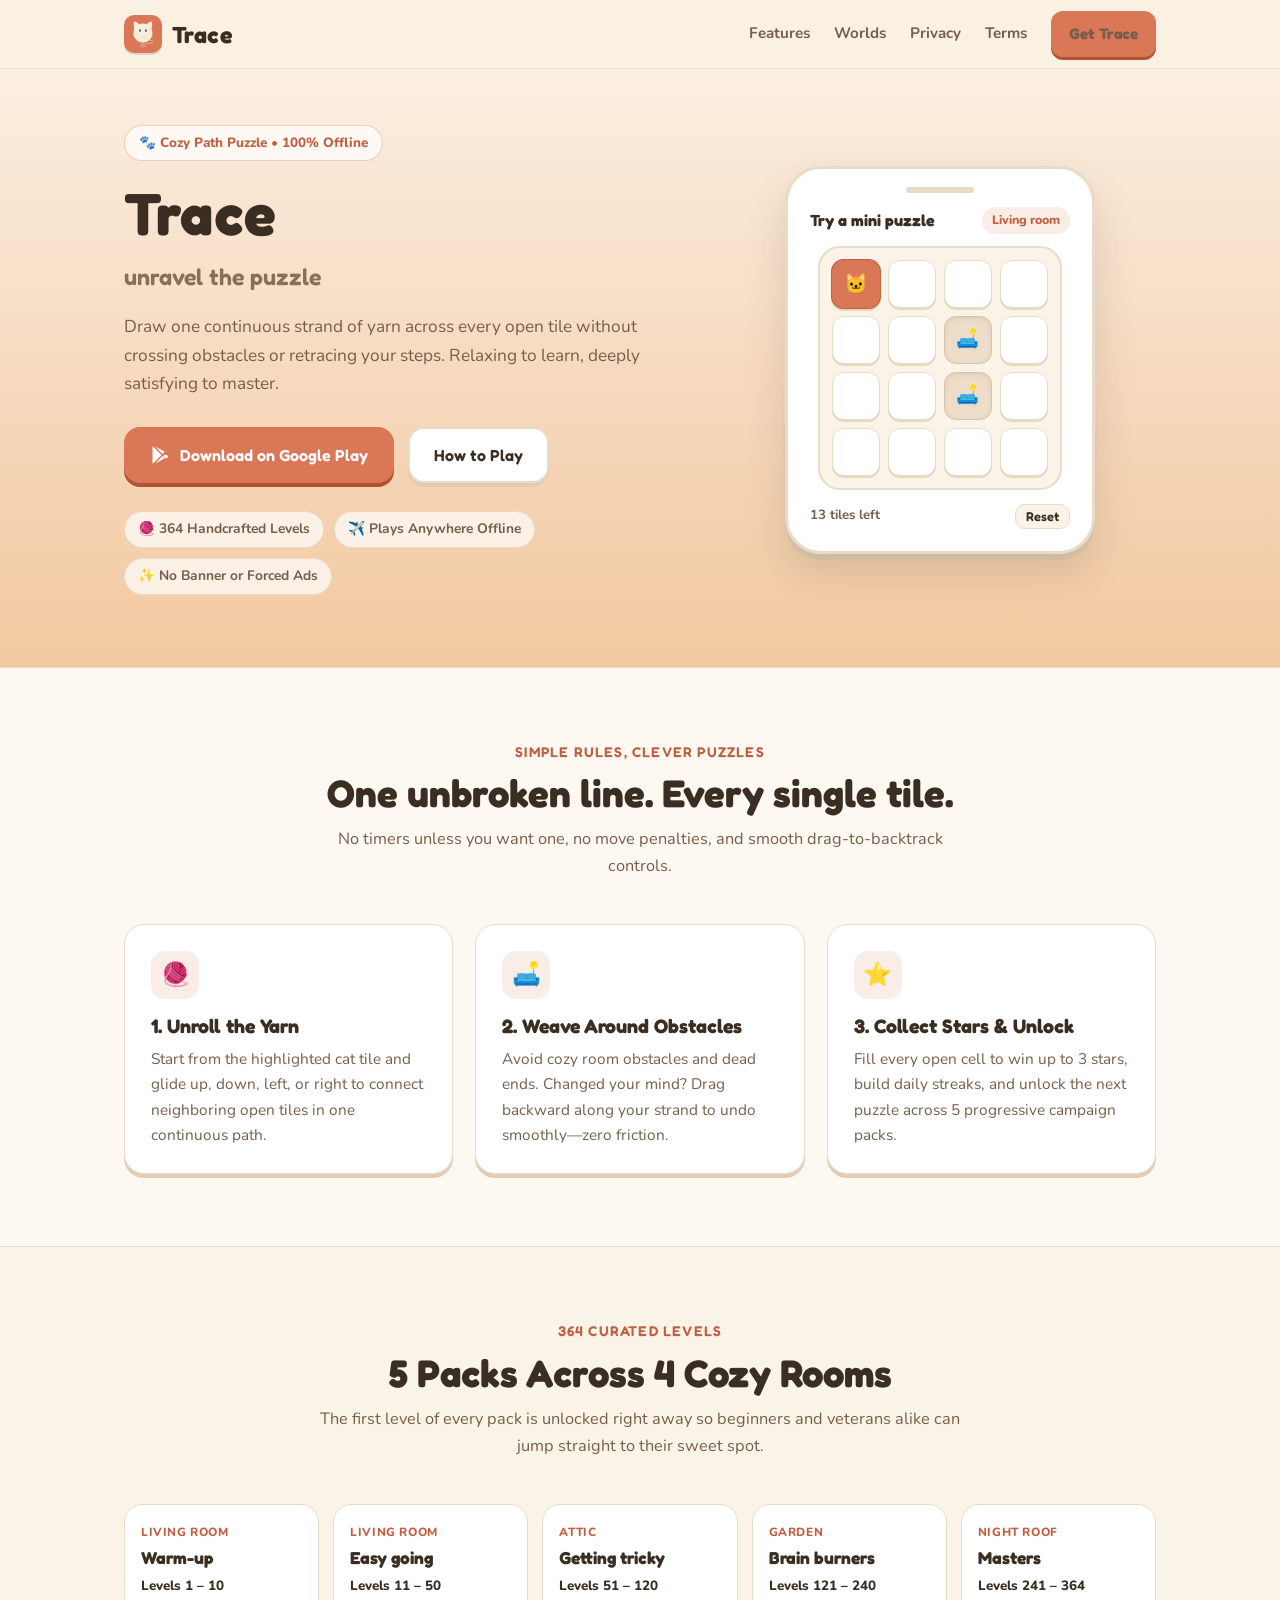
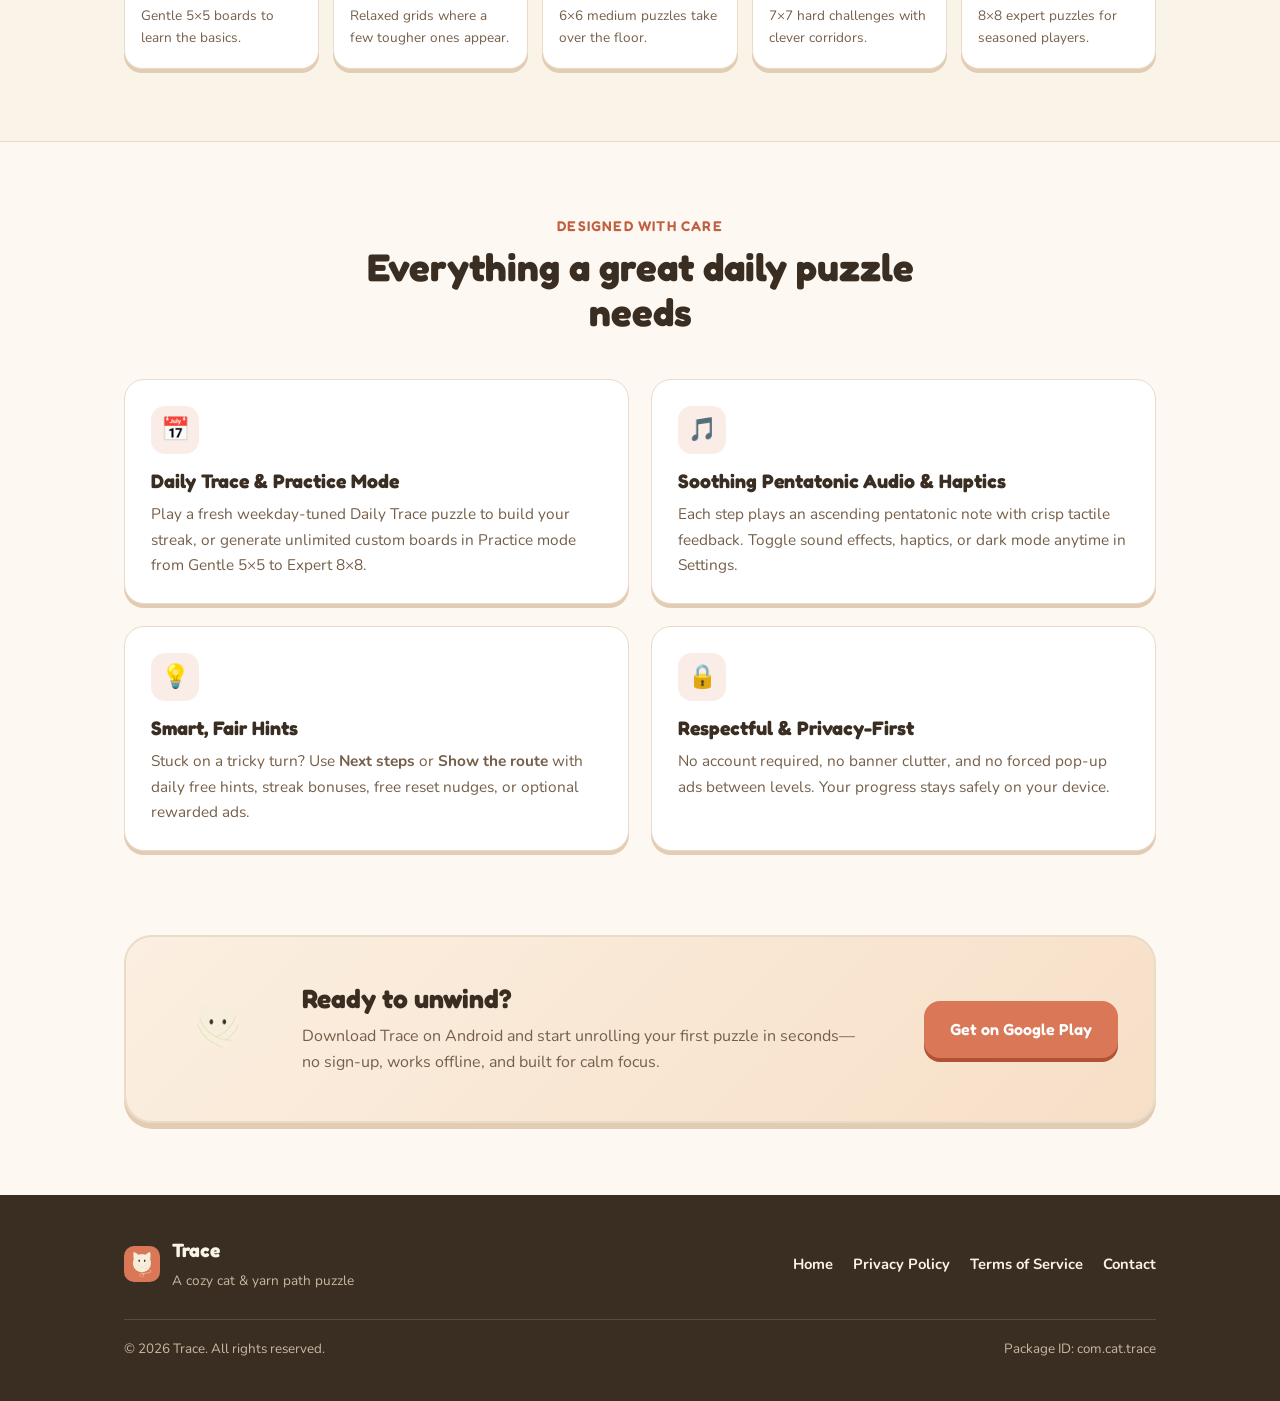
<file: index.html>
<!DOCTYPE html>
<html lang="en">
<head>
  <meta charset="UTF-8" />
  <meta name="viewport" content="width=device-width, initial-scale=1.0" />
  <title>Trace — Unravel the Puzzle</title>
  <meta name="description" content="Trace is a cozy, offline-first cat &amp; yarn path puzzle game with 364 handcrafted levels, Daily Trace challenges, and zero forced ads." />
  <meta name="theme-color" content="#D97757" />
  <link rel="icon" type="image/png" href="assets/app_icon.png" />
  <link rel="preconnect" href="https://fonts.googleapis.com" />
  <link rel="preconnect" href="https://fonts.gstatic.com" crossorigin />
  <link href="https://fonts.googleapis.com/css2?family=Fredoka:wght@500;600;700&family=Nunito:wght@500;600;700;800&display=swap" rel="stylesheet" />
  <link rel="stylesheet" href="styles.css" />
</head>
<body>
  <header class="site-nav">
    <div class="container nav-inner">
      <a class="brand-link" href="index.html" aria-label="Trace home">
        <img class="brand-icon" src="assets/app_icon.png" alt="Trace app icon" />
        <span class="brand-wordmark">Trace</span>
      </a>
      <nav class="nav-links" aria-label="Primary navigation">
        <a class="hide-mobile" href="#features">Features</a>
        <a class="hide-mobile" href="#worlds">Worlds</a>
        <a href="privacy.html">Privacy</a>
        <a href="terms.html">Terms</a>
        <a class="btn btn-primary btn-sm" href="https://play.google.com/store/apps/details?id=com.cat.trace" target="_blank" rel="noopener">Get Trace</a>
      </nav>
    </div>
  </header>

  <main>
    <section class="hero">
      <div class="container hero-grid">
        <div>
          <div class="hero-badge">🐾 Cozy Path Puzzle &bull; 100% Offline</div>
          <h1 class="hero-title">Trace</h1>
          <p class="hero-tagline">unravel the puzzle</p>
          <p class="hero-desc">
            Draw one continuous strand of yarn across every open tile without crossing obstacles or retracing your steps. Relaxing to learn, deeply satisfying to master.
          </p>
          <div class="hero-actions">
            <a class="btn btn-primary" href="https://play.google.com/store/apps/details?id=com.cat.trace" target="_blank" rel="noopener">
              <svg width="20" height="20" viewBox="0 0 24 24" fill="currentColor" aria-hidden="true"><path d="M3.61 1.814L13.793 12 3.61 22.186a.996.996 0 0 1-.61-.92V2.734c0-.382.218-.72.61-.92zm11.24 11.24l2.775 2.775-11.29 6.453 8.515-9.228zm3.78-1.56l2.48 1.418c.78.445.78 1.56 0 2.005l-2.48 1.418-3.076-3.075 3.076-1.766zM6.335 1.718l11.29 6.453-2.775 2.775-8.515-9.228z"/></svg>
              Download on Google Play
            </a>
            <a class="btn btn-secondary" href="#how-to-play">How to Play</a>
          </div>
          <div class="hero-pills">
            <span class="pill">🧶 364 Handcrafted Levels</span>
            <span class="pill">✈️ Plays Anywhere Offline</span>
            <span class="pill">✨ No Banner or Forced Ads</span>
          </div>
        </div>

        <div class="hero-visual">
          <div class="phone-frame" aria-label="Interactive Trace mini puzzle demo">
            <div class="phone-notch"></div>
            <div class="phone-header">
              <span class="phone-level">Try a mini puzzle</span>
              <span class="phone-world">Living room</span>
            </div>
            <div class="mini-board-wrap" id="mini-board-wrap">
              <div class="mini-board" id="mini-board" role="grid" aria-label="4 by 4 mini trace grid"></div>
              <svg class="mini-svg" id="mini-svg" viewBox="0 0 220 220" aria-hidden="true">
                <path id="mini-yarn-path" fill="none" stroke="#D97757" stroke-width="10" stroke-linecap="round" stroke-linejoin="round" />
              </svg>
            </div>
            <div class="phone-caption">
              <span id="mini-status">Drag or tap adjacent tiles!</span>
              <button type="button" class="phone-reset" id="mini-reset">Reset</button>
            </div>
          </div>
        </div>
      </div>
    </section>

    <section class="section" id="how-to-play">
      <div class="container">
        <div class="section-header">
          <div class="section-eyebrow">Simple Rules, Clever Puzzles</div>
          <h2 class="section-title">One unbroken line. Every single tile.</h2>
          <p class="section-subtitle">No timers unless you want one, no move penalties, and smooth drag-to-backtrack controls.</p>
        </div>
        <div class="card-grid-3">
          <article class="card">
            <div class="card-icon">🧶</div>
            <h3>1. Unroll the Yarn</h3>
            <p>Start from the highlighted cat tile and glide up, down, left, or right to connect neighboring open tiles in one continuous path.</p>
          </article>
          <article class="card">
            <div class="card-icon">🛋️</div>
            <h3>2. Weave Around Obstacles</h3>
            <p>Avoid cozy room obstacles and dead ends. Changed your mind? Drag backward along your strand to undo smoothly—zero friction.</p>
          </article>
          <article class="card">
            <div class="card-icon">⭐</div>
            <h3>3. Collect Stars &amp; Unlock</h3>
            <p>Fill every open cell to win up to 3 stars, build daily streaks, and unlock the next puzzle across 5 progressive campaign packs.</p>
          </article>
        </div>
      </div>
    </section>

    <section class="section section-alt" id="worlds">
      <div class="container">
        <div class="section-header">
          <div class="section-eyebrow">364 Curated Levels</div>
          <h2 class="section-title">5 Packs Across 4 Cozy Rooms</h2>
          <p class="section-subtitle">The first level of every pack is unlocked right away so beginners and veterans alike can jump straight to their sweet spot.</p>
        </div>
        <div class="packs-grid">
          <article class="pack-card">
            <span class="pack-world">Living room</span>
            <h3>Warm-up</h3>
            <div class="pack-range">Levels 1 – 10</div>
            <p class="pack-blurb">Gentle 5&times;5 boards to learn the basics.</p>
          </article>
          <article class="pack-card">
            <span class="pack-world">Living room</span>
            <h3>Easy going</h3>
            <div class="pack-range">Levels 11 – 50</div>
            <p class="pack-blurb">Relaxed grids where a few tougher ones appear.</p>
          </article>
          <article class="pack-card">
            <span class="pack-world">Attic</span>
            <h3>Getting tricky</h3>
            <div class="pack-range">Levels 51 – 120</div>
            <p class="pack-blurb">6&times;6 medium puzzles take over the floor.</p>
          </article>
          <article class="pack-card">
            <span class="pack-world">Garden</span>
            <h3>Brain burners</h3>
            <div class="pack-range">Levels 121 – 240</div>
            <p class="pack-blurb">7&times;7 hard challenges with clever corridors.</p>
          </article>
          <article class="pack-card">
            <span class="pack-world">Night roof</span>
            <h3>Masters</h3>
            <div class="pack-range">Levels 241 – 364</div>
            <p class="pack-blurb">8&times;8 expert puzzles for seasoned players.</p>
          </article>
        </div>
      </div>
    </section>

    <section class="section" id="features">
      <div class="container">
        <div class="section-header">
          <div class="section-eyebrow">Designed With Care</div>
          <h2 class="section-title">Everything a great daily puzzle needs</h2>
        </div>
        <div class="card-grid-2">
          <article class="card">
            <div class="card-icon">📅</div>
            <h3>Daily Trace &amp; Practice Mode</h3>
            <p>Play a fresh weekday-tuned Daily Trace puzzle to build your streak, or generate unlimited custom boards in Practice mode from Gentle 5&times;5 to Expert 8&times;8.</p>
          </article>
          <article class="card">
            <div class="card-icon">🎵</div>
            <h3>Soothing Pentatonic Audio &amp; Haptics</h3>
            <p>Each step plays an ascending pentatonic note with crisp tactile feedback. Toggle sound effects, haptics, or dark mode anytime in Settings.</p>
          </article>
          <article class="card">
            <div class="card-icon">💡</div>
            <h3>Smart, Fair Hints</h3>
            <p>Stuck on a tricky turn? Use <strong>Next steps</strong> or <strong>Show the route</strong> with daily free hints, streak bonuses, free reset nudges, or optional rewarded ads.</p>
          </article>
          <article class="card">
            <div class="card-icon">🔒</div>
            <h3>Respectful &amp; Privacy-First</h3>
            <p>No account required, no banner clutter, and no forced pop-up ads between levels. Your progress stays safely on your device.</p>
          </article>
        </div>
      </div>
    </section>

    <section class="section" style="padding-top: 12px;">
      <div class="container">
        <div class="promise-box">
          <img class="promise-mascot" src="assets/mascot.png" alt="Trace cat yarn mascot" />
          <div>
            <h2>Ready to unwind?</h2>
            <p>Download Trace on Android and start unrolling your first puzzle in seconds—no sign-up, works offline, and built for calm focus.</p>
          </div>
          <a class="btn btn-primary" href="https://play.google.com/store/apps/details?id=com.cat.trace" target="_blank" rel="noopener">Get on Google Play</a>
        </div>
      </div>
    </section>
  </main>

  <footer class="site-footer">
    <div class="container footer-inner">
      <div class="footer-brand">
        <img src="assets/app_icon.png" alt="Trace icon" />
        <div>
          <strong>Trace</strong>
          <span>A cozy cat &amp; yarn path puzzle</span>
        </div>
      </div>
      <div class="footer-links">
        <a href="index.html">Home</a>
        <a href="privacy.html">Privacy Policy</a>
        <a href="terms.html">Terms of Service</a>
        <a href="mailto:blixora4@gmail.com">Contact</a>
      </div>
      <div class="footer-copy">
        <span>&copy; 2026 Trace. All rights reserved.</span>
        <span>Package ID: com.cat.trace</span>
      </div>
    </div>
  </footer>

  <script>
    (function () {
      const SIZE = 4;
      const BLOCKED = new Set(["1,2", "2,2"]);
      const START = "0,0";
      const TOTAL_OPEN = SIZE * SIZE - BLOCKED.size;

      const boardEl = document.getElementById("mini-board");
      const svgPathEl = document.getElementById("mini-yarn-path");
      const statusEl = document.getElementById("mini-status");
      const resetBtn = document.getElementById("mini-reset");

      let path = [START];
      let dragging = false;

      function keyOf(r, c) { return r + "," + c; }
      function parseKey(k) { return k.split(",").map(Number); }
      function isAdjacent(a, b) {
        const [r1, c1] = parseKey(a);
        const [r2, c2] = parseKey(b);
        return Math.abs(r1 - r2) + Math.abs(c1 - c2) === 1;
      }

      function stepTo(key) {
        if (BLOCKED.has(key)) return;
        const idx = path.indexOf(key);
        if (idx !== -1) {
          if (idx === path.length - 2) {
            path.pop();
            render();
          }
          return;
        }
        const head = path[path.length - 1];
        if (isAdjacent(head, key)) {
          path.push(key);
          render();
        }
      }

      function cellCenter(key) {
        const [r, c] = parseKey(key);
        const step = 220 / SIZE;
        return [c * step + step / 2, r * step + step / 2];
      }

      function render() {
        boardEl.innerHTML = "";
        const head = path[path.length - 1];
        const visitedSet = new Set(path);

        for (let r = 0; r < SIZE; r++) {
          for (let c = 0; c < SIZE; c++) {
            const k = keyOf(r, c);
            const cell = document.createElement("div");
            cell.className = "mini-cell";
            cell.dataset.key = k;
            if (BLOCKED.has(k)) {
              cell.classList.add("blocked");
              cell.textContent = "🛋️";
            } else if (k === head) {
              cell.classList.add("head");
              cell.textContent = "🐱";
            } else if (visitedSet.has(k)) {
              cell.classList.add("visited");
            }
            cell.addEventListener("pointerdown", function (e) {
              e.preventDefault();
              dragging = true;
              stepTo(k);
            });
            cell.addEventListener("pointerenter", function () {
              if (dragging) stepTo(k);
            });
            boardEl.appendChild(cell);
          }
        }

        const pts = path.map(cellCenter);
        if (pts.length > 1) {
          svgPathEl.setAttribute(
            "d",
            pts.map((p, i) => (i === 0 ? "M " : "L ") + p[0].toFixed(1) + " " + p[1].toFixed(1)).join(" ")
          );
        } else {
          svgPathEl.setAttribute("d", "");
        }

        const left = TOTAL_OPEN - path.length;
        if (left === 0) {
          statusEl.textContent = "Purr-fect! ⭐⭐⭐ Puzzle solved!";
        } else {
          statusEl.textContent = left + (left === 1 ? " tile left" : " tiles left");
        }
      }

      window.addEventListener("pointerup", function () { dragging = false; });
      boardEl.addEventListener("pointermove", function (e) {
        if (!dragging) return;
        const el = document.elementFromPoint(e.clientX, e.clientY);
        if (el && el.dataset && el.dataset.key) stepTo(el.dataset.key);
      });

      resetBtn.addEventListener("click", function () {
        path = [START];
        render();
      });

      render();
    })();
  </script>
</body>
</html>
</file>
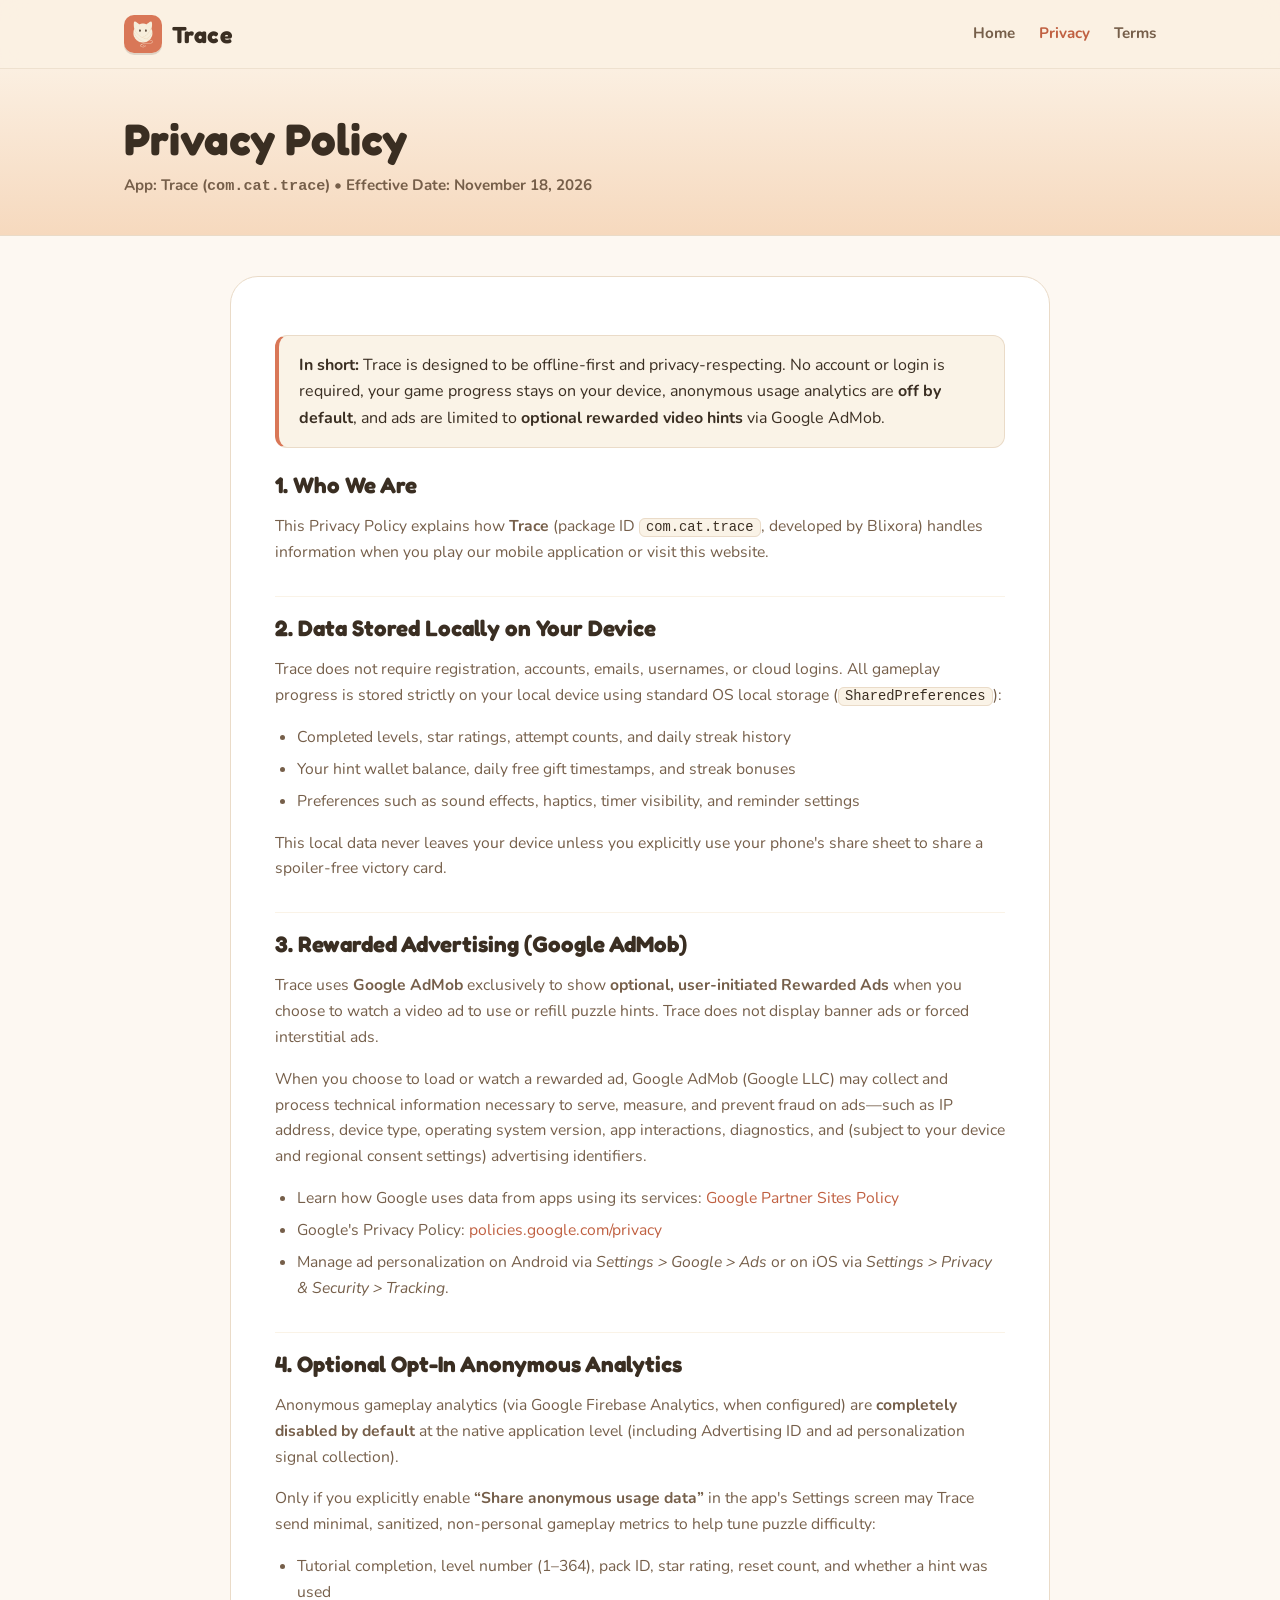
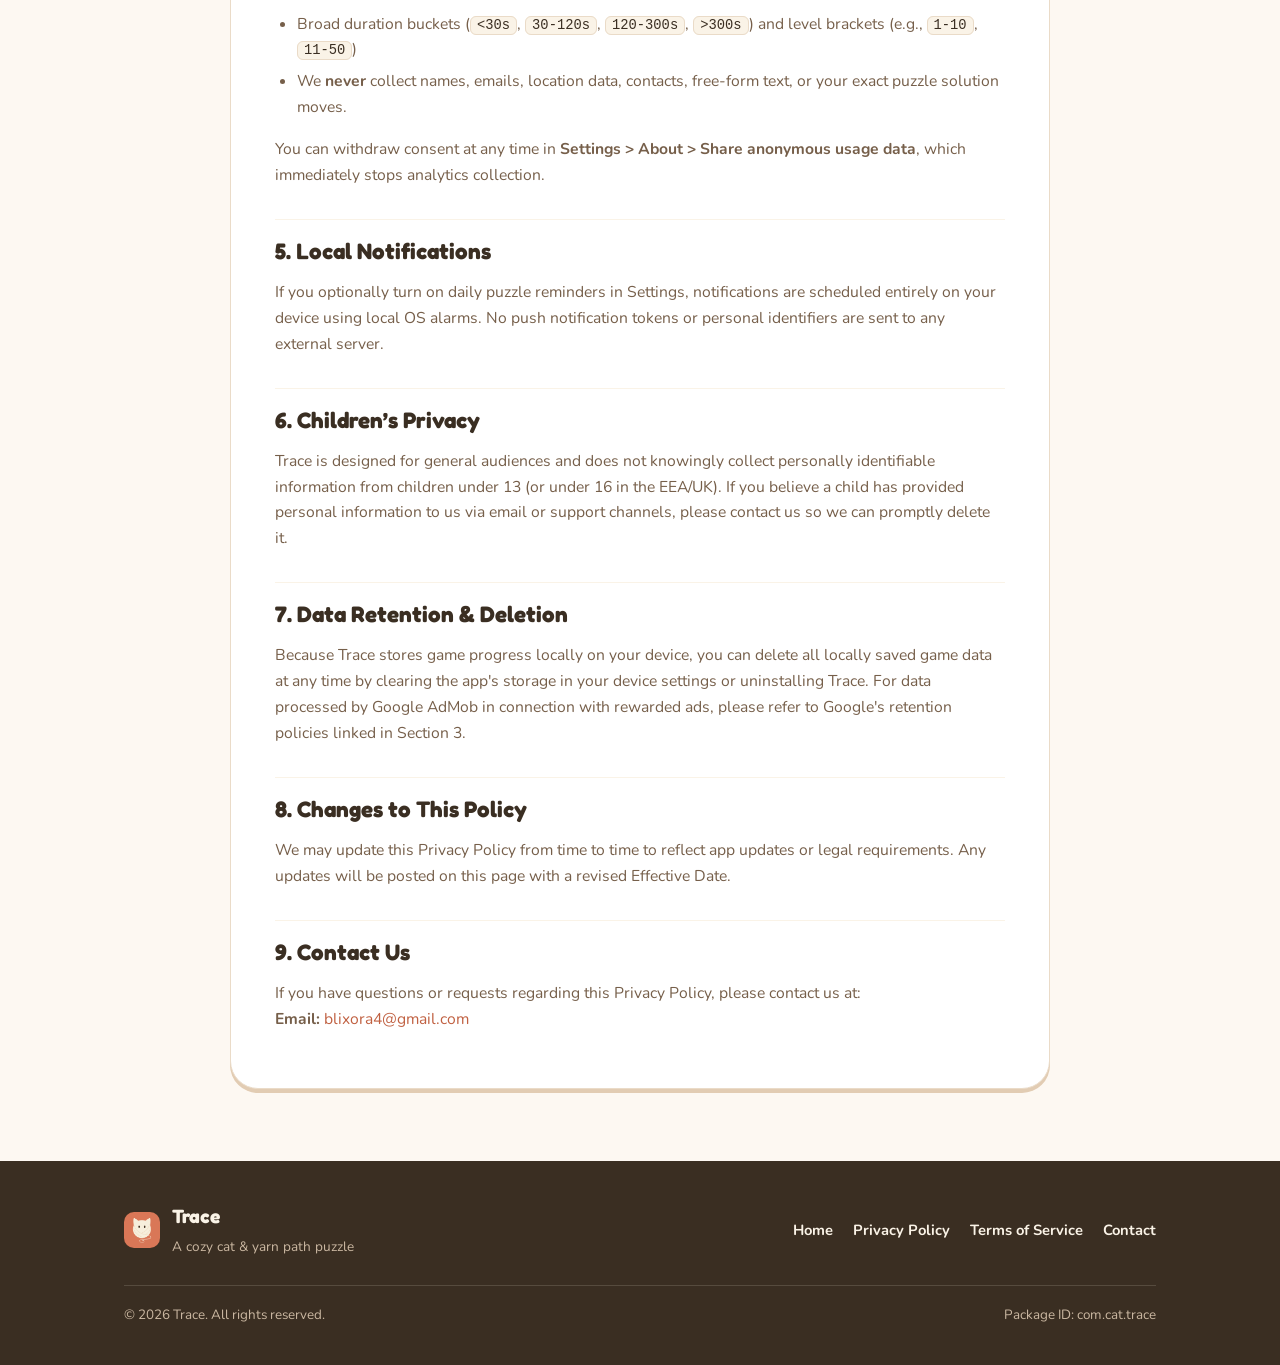
<file: privacy.html>
<!DOCTYPE html>
<html lang="en">
<head>
  <meta charset="UTF-8" />
  <meta name="viewport" content="width=device-width, initial-scale=1.0" />
  <title>Privacy Policy — Trace</title>
  <meta name="description" content="Privacy Policy for the Trace mobile puzzle game (com.cat.trace)." />
  <meta name="theme-color" content="#D97757" />
  <link rel="icon" type="image/png" href="assets/app_icon.png" />
  <link rel="preconnect" href="https://fonts.googleapis.com" />
  <link rel="preconnect" href="https://fonts.gstatic.com" crossorigin />
  <link href="https://fonts.googleapis.com/css2?family=Fredoka:wght@500;600;700&family=Nunito:wght@500;600;700;800&display=swap" rel="stylesheet" />
  <link rel="stylesheet" href="styles.css" />
</head>
<body>
  <header class="site-nav">
    <div class="container nav-inner">
      <a class="brand-link" href="index.html" aria-label="Trace home">
        <img class="brand-icon" src="assets/app_icon.png" alt="Trace app icon" />
        <span class="brand-wordmark">Trace</span>
      </a>
      <nav class="nav-links" aria-label="Primary navigation">
        <a class="hide-mobile" href="index.html">Home</a>
        <a class="active" href="privacy.html">Privacy</a>
        <a href="terms.html">Terms</a>
      </nav>
    </div>
  </header>

  <section class="legal-hero">
    <div class="container">
      <h1>Privacy Policy</h1>
      <p class="legal-meta">App: Trace (<code>com.cat.trace</code>) &bull; Effective Date: November 18, 2026</p>
    </div>
  </section>

  <main class="container">
    <article class="legal-content">
      <div class="legal-callout">
        <strong>In short:</strong> Trace is designed to be offline-first and privacy-respecting. No account or login is required, your game progress stays on your device, anonymous usage analytics are <strong>off by default</strong>, and ads are limited to <strong>optional rewarded video hints</strong> via Google AdMob.
      </div>

      <h2>1. Who We Are</h2>
      <p>
        This Privacy Policy explains how <strong>Trace</strong> (package ID <code>com.cat.trace</code>, developed by Blixora) handles information when you play our mobile application or visit this website.
      </p>

      <h2>2. Data Stored Locally on Your Device</h2>
      <p>
        Trace does not require registration, accounts, emails, usernames, or cloud logins. All gameplay progress is stored strictly on your local device using standard OS local storage (<code>SharedPreferences</code>):
      </p>
      <ul>
        <li>Completed levels, star ratings, attempt counts, and daily streak history</li>
        <li>Your hint wallet balance, daily free gift timestamps, and streak bonuses</li>
        <li>Preferences such as sound effects, haptics, timer visibility, and reminder settings</li>
      </ul>
      <p>
        This local data never leaves your device unless you explicitly use your phone's share sheet to share a spoiler-free victory card.
      </p>

      <h2>3. Rewarded Advertising (Google AdMob)</h2>
      <p>
        Trace uses <strong>Google AdMob</strong> exclusively to show <strong>optional, user-initiated Rewarded Ads</strong> when you choose to watch a video ad to use or refill puzzle hints. Trace does not display banner ads or forced interstitial ads.
      </p>
      <p>
        When you choose to load or watch a rewarded ad, Google AdMob (Google LLC) may collect and process technical information necessary to serve, measure, and prevent fraud on ads—such as IP address, device type, operating system version, app interactions, diagnostics, and (subject to your device and regional consent settings) advertising identifiers.
      </p>
      <ul>
        <li>Learn how Google uses data from apps using its services: <a href="https://policies.google.com/technologies/partner-sites" target="_blank" rel="noopener">Google Partner Sites Policy</a></li>
        <li>Google's Privacy Policy: <a href="https://policies.google.com/privacy" target="_blank" rel="noopener">policies.google.com/privacy</a></li>
        <li>Manage ad personalization on Android via <em>Settings &gt; Google &gt; Ads</em> or on iOS via <em>Settings &gt; Privacy &amp; Security &gt; Tracking</em>.</li>
      </ul>

      <h2>4. Optional Opt-In Anonymous Analytics</h2>
      <p>
        Anonymous gameplay analytics (via Google Firebase Analytics, when configured) are <strong>completely disabled by default</strong> at the native application level (including Advertising ID and ad personalization signal collection).
      </p>
      <p>
        Only if you explicitly enable <strong>&ldquo;Share anonymous usage data&rdquo;</strong> in the app's Settings screen may Trace send minimal, sanitized, non-personal gameplay metrics to help tune puzzle difficulty:
      </p>
      <ul>
        <li>Tutorial completion, level number (1&ndash;364), pack ID, star rating, reset count, and whether a hint was used</li>
        <li>Broad duration buckets (<code>&lt;30s</code>, <code>30-120s</code>, <code>120-300s</code>, <code>&gt;300s</code>) and level brackets (e.g., <code>1-10</code>, <code>11-50</code>)</li>
        <li>We <strong>never</strong> collect names, emails, location data, contacts, free-form text, or your exact puzzle solution moves.</li>
      </ul>
      <p>
        You can withdraw consent at any time in <strong>Settings &gt; About &gt; Share anonymous usage data</strong>, which immediately stops analytics collection.
      </p>

      <h2>5. Local Notifications</h2>
      <p>
        If you optionally turn on daily puzzle reminders in Settings, notifications are scheduled entirely on your device using local OS alarms. No push notification tokens or personal identifiers are sent to any external server.
      </p>

      <h2>6. Children&rsquo;s Privacy</h2>
      <p>
        Trace is designed for general audiences and does not knowingly collect personally identifiable information from children under 13 (or under 16 in the EEA/UK). If you believe a child has provided personal information to us via email or support channels, please contact us so we can promptly delete it.
      </p>

      <h2>7. Data Retention &amp; Deletion</h2>
      <p>
        Because Trace stores game progress locally on your device, you can delete all locally saved game data at any time by clearing the app's storage in your device settings or uninstalling Trace. For data processed by Google AdMob in connection with rewarded ads, please refer to Google's retention policies linked in Section 3.
      </p>

      <h2>8. Changes to This Policy</h2>
      <p>
        We may update this Privacy Policy from time to time to reflect app updates or legal requirements. Any updates will be posted on this page with a revised Effective Date.
      </p>

      <h2>9. Contact Us</h2>
      <p>
        If you have questions or requests regarding this Privacy Policy, please contact us at:<br />
        <strong>Email:</strong> <a href="mailto:blixora4@gmail.com">blixora4@gmail.com</a>
      </p>
    </article>
  </main>

  <footer class="site-footer">
    <div class="container footer-inner">
      <div class="footer-brand">
        <img src="assets/app_icon.png" alt="Trace icon" />
        <div>
          <strong>Trace</strong>
          <span>A cozy cat &amp; yarn path puzzle</span>
        </div>
      </div>
      <div class="footer-links">
        <a href="index.html">Home</a>
        <a href="privacy.html">Privacy Policy</a>
        <a href="terms.html">Terms of Service</a>
        <a href="mailto:blixora4@gmail.com">Contact</a>
      </div>
      <div class="footer-copy">
        <span>&copy; 2026 Trace. All rights reserved.</span>
        <span>Package ID: com.cat.trace</span>
      </div>
    </div>
  </footer>
</body>
</html>
</file>
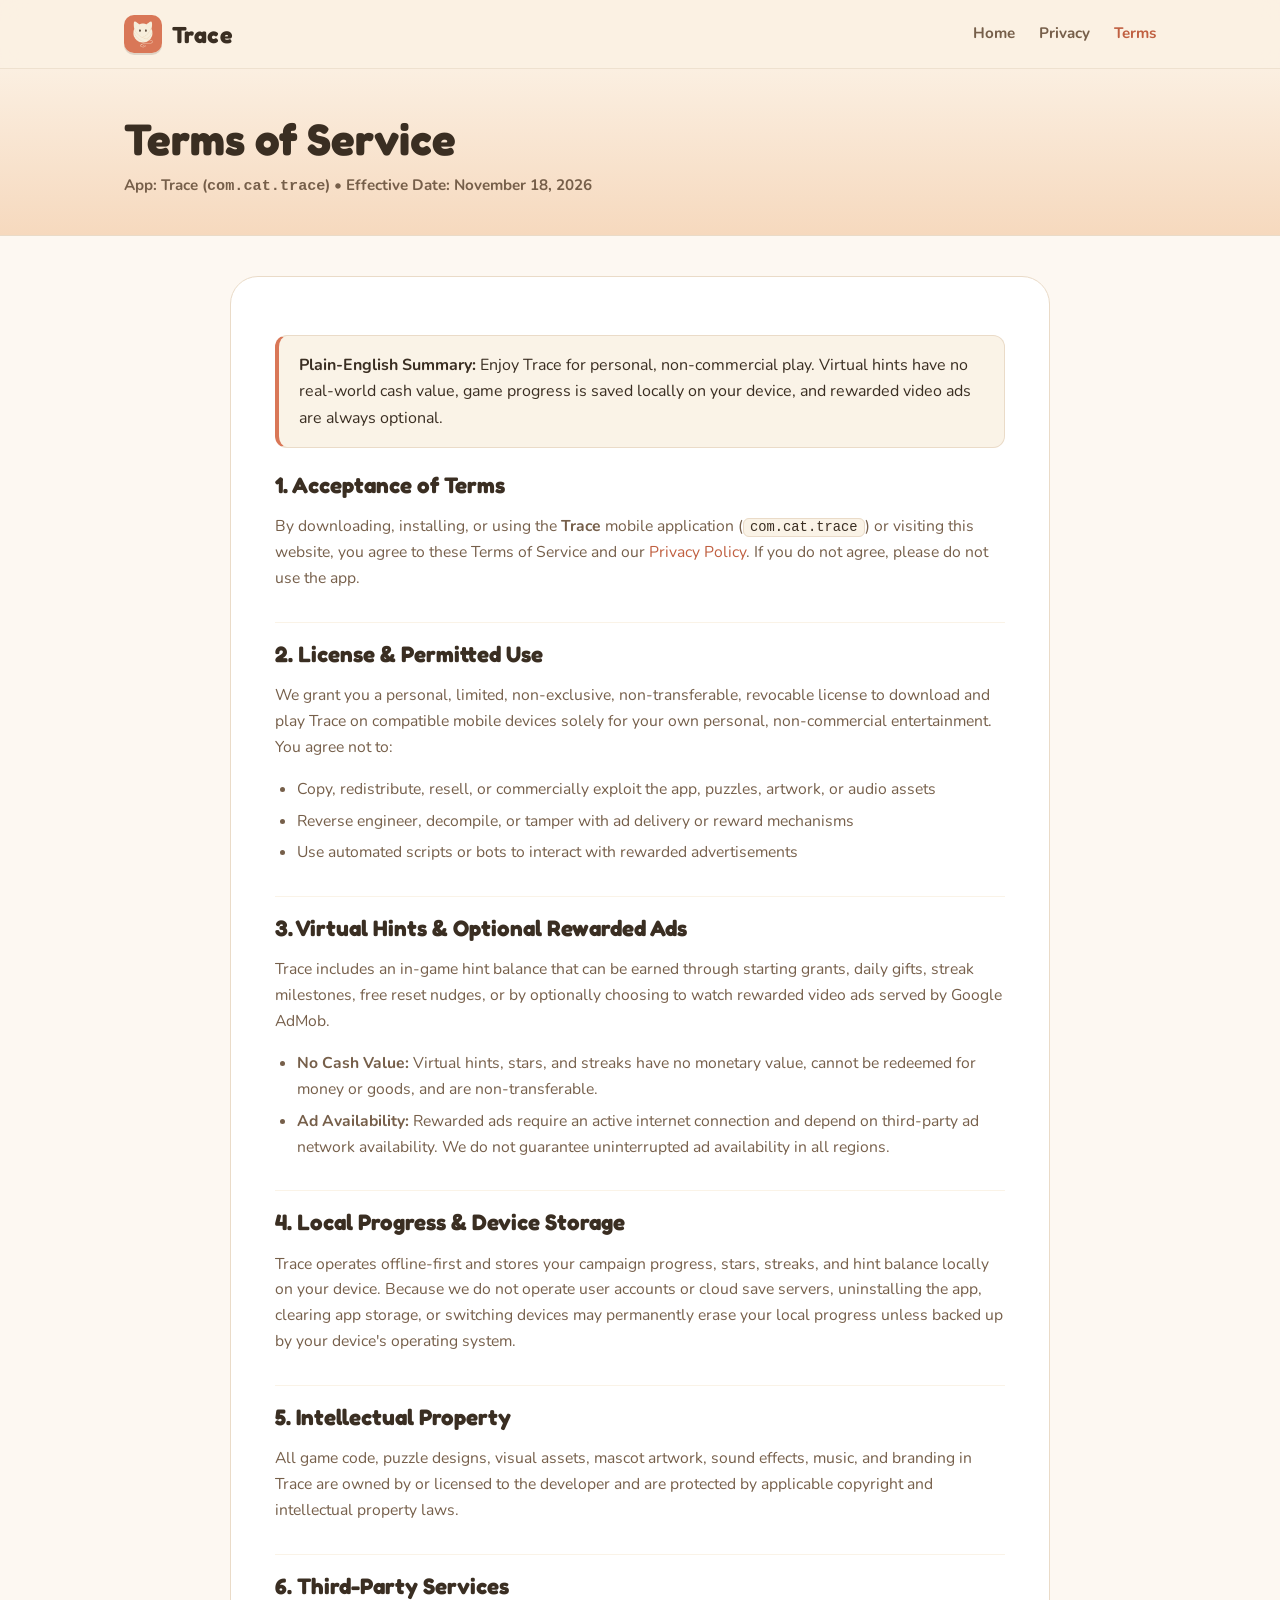
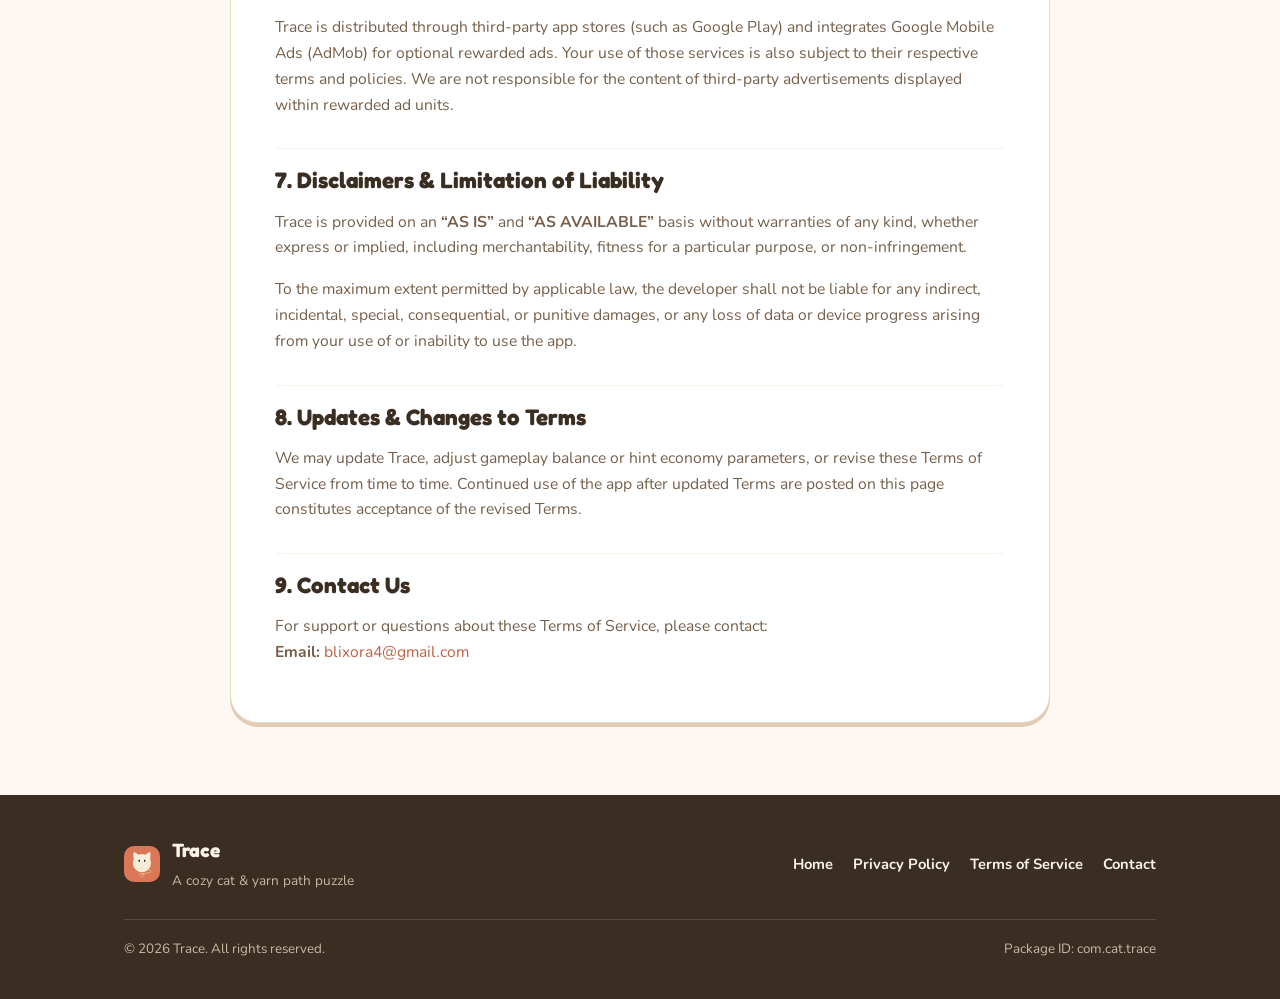
<file: terms.html>
<!DOCTYPE html>
<html lang="en">
<head>
  <meta charset="UTF-8" />
  <meta name="viewport" content="width=device-width, initial-scale=1.0" />
  <title>Terms of Service — Trace</title>
  <meta name="description" content="Terms of Service for the Trace mobile puzzle game (com.cat.trace)." />
  <meta name="theme-color" content="#D97757" />
  <link rel="icon" type="image/png" href="assets/app_icon.png" />
  <link rel="preconnect" href="https://fonts.googleapis.com" />
  <link rel="preconnect" href="https://fonts.gstatic.com" crossorigin />
  <link href="https://fonts.googleapis.com/css2?family=Fredoka:wght@500;600;700&family=Nunito:wght@500;600;700;800&display=swap" rel="stylesheet" />
  <link rel="stylesheet" href="styles.css" />
</head>
<body>
  <header class="site-nav">
    <div class="container nav-inner">
      <a class="brand-link" href="index.html" aria-label="Trace home">
        <img class="brand-icon" src="assets/app_icon.png" alt="Trace app icon" />
        <span class="brand-wordmark">Trace</span>
      </a>
      <nav class="nav-links" aria-label="Primary navigation">
        <a class="hide-mobile" href="index.html">Home</a>
        <a href="privacy.html">Privacy</a>
        <a class="active" href="terms.html">Terms</a>
      </nav>
    </div>
  </header>

  <section class="legal-hero">
    <div class="container">
      <h1>Terms of Service</h1>
      <p class="legal-meta">App: Trace (<code>com.cat.trace</code>) &bull; Effective Date: November 18, 2026</p>
    </div>
  </section>

  <main class="container">
    <article class="legal-content">
      <div class="legal-callout">
        <strong>Plain-English Summary:</strong> Enjoy Trace for personal, non-commercial play. Virtual hints have no real-world cash value, game progress is saved locally on your device, and rewarded video ads are always optional.
      </div>

      <h2>1. Acceptance of Terms</h2>
      <p>
        By downloading, installing, or using the <strong>Trace</strong> mobile application (<code>com.cat.trace</code>) or visiting this website, you agree to these Terms of Service and our <a href="privacy.html">Privacy Policy</a>. If you do not agree, please do not use the app.
      </p>

      <h2>2. License &amp; Permitted Use</h2>
      <p>
        We grant you a personal, limited, non-exclusive, non-transferable, revocable license to download and play Trace on compatible mobile devices solely for your own personal, non-commercial entertainment. You agree not to:
      </p>
      <ul>
        <li>Copy, redistribute, resell, or commercially exploit the app, puzzles, artwork, or audio assets</li>
        <li>Reverse engineer, decompile, or tamper with ad delivery or reward mechanisms</li>
        <li>Use automated scripts or bots to interact with rewarded advertisements</li>
      </ul>

      <h2>3. Virtual Hints &amp; Optional Rewarded Ads</h2>
      <p>
        Trace includes an in-game hint balance that can be earned through starting grants, daily gifts, streak milestones, free reset nudges, or by optionally choosing to watch rewarded video ads served by Google AdMob.
      </p>
      <ul>
        <li><strong>No Cash Value:</strong> Virtual hints, stars, and streaks have no monetary value, cannot be redeemed for money or goods, and are non-transferable.</li>
        <li><strong>Ad Availability:</strong> Rewarded ads require an active internet connection and depend on third-party ad network availability. We do not guarantee uninterrupted ad availability in all regions.</li>
      </ul>

      <h2>4. Local Progress &amp; Device Storage</h2>
      <p>
        Trace operates offline-first and stores your campaign progress, stars, streaks, and hint balance locally on your device. Because we do not operate user accounts or cloud save servers, uninstalling the app, clearing app storage, or switching devices may permanently erase your local progress unless backed up by your device's operating system.
      </p>

      <h2>5. Intellectual Property</h2>
      <p>
        All game code, puzzle designs, visual assets, mascot artwork, sound effects, music, and branding in Trace are owned by or licensed to the developer and are protected by applicable copyright and intellectual property laws.
      </p>

      <h2>6. Third-Party Services</h2>
      <p>
        Trace is distributed through third-party app stores (such as Google Play) and integrates Google Mobile Ads (AdMob) for optional rewarded ads. Your use of those services is also subject to their respective terms and policies. We are not responsible for the content of third-party advertisements displayed within rewarded ad units.
      </p>

      <h2>7. Disclaimers &amp; Limitation of Liability</h2>
      <p>
        Trace is provided on an <strong>&ldquo;AS IS&rdquo;</strong> and <strong>&ldquo;AS AVAILABLE&rdquo;</strong> basis without warranties of any kind, whether express or implied, including merchantability, fitness for a particular purpose, or non-infringement.
      </p>
      <p>
        To the maximum extent permitted by applicable law, the developer shall not be liable for any indirect, incidental, special, consequential, or punitive damages, or any loss of data or device progress arising from your use of or inability to use the app.
      </p>

      <h2>8. Updates &amp; Changes to Terms</h2>
      <p>
        We may update Trace, adjust gameplay balance or hint economy parameters, or revise these Terms of Service from time to time. Continued use of the app after updated Terms are posted on this page constitutes acceptance of the revised Terms.
      </p>

      <h2>9. Contact Us</h2>
      <p>
        For support or questions about these Terms of Service, please contact:<br />
        <strong>Email:</strong> <a href="mailto:blixora4@gmail.com">blixora4@gmail.com</a>
      </p>
    </article>
  </main>

  <footer class="site-footer">
    <div class="container footer-inner">
      <div class="footer-brand">
        <img src="assets/app_icon.png" alt="Trace icon" />
        <div>
          <strong>Trace</strong>
          <span>A cozy cat &amp; yarn path puzzle</span>
        </div>
      </div>
      <div class="footer-links">
        <a href="index.html">Home</a>
        <a href="privacy.html">Privacy Policy</a>
        <a href="terms.html">Terms of Service</a>
        <a href="mailto:blixora4@gmail.com">Contact</a>
      </div>
      <div class="footer-copy">
        <span>&copy; 2026 Trace. All rights reserved.</span>
        <span>Package ID: com.cat.trace</span>
      </div>
    </div>
  </footer>
</body>
</html>
</file>
<file: styles.css>
/* Trace — Cozy Cat & Yarn Puzzle Landing Page & Legal Styles */
:root {
  --bg-page: #fdf8f2;
  --bg-hero-top: #fbefe1;
  --bg-hero-mid: #f6d9be;
  --bg-hero-bot: #f2c9a0;
  --surface: #ffffff;
  --surface-soft: #faf3e7;
  --border: #eadbc8;
  --shadow-edge: #e2ccb3;
  --terracotta: #d97757;
  --terracotta-dark: #c06041;
  --terracotta-soft: rgba(217, 119, 87, 0.14);
  --ink: #3a2e22;
  --ink-secondary: #765f4a;
  --ink-muted: #8a6f57;
  --radius-sm: 12px;
  --radius-md: 20px;
  --radius-lg: 28px;
  --max-w: 1080px;
}

*,
*::before,
*::after {
  box-sizing: border-box;
}

html {
  scroll-behavior: smooth;
}

body {
  margin: 0;
  font-family: "Nunito", -apple-system, BlinkMacSystemFont, "Segoe UI", Roboto, sans-serif;
  color: var(--ink);
  background-color: var(--bg-page);
  line-height: 1.65;
  -webkit-font-smoothing: antialiased;
}

h1,
h2,
h3,
h4,
.font-heading {
  font-family: "Fredoka", "Nunito", sans-serif;
  margin-top: 0;
  line-height: 1.18;
  color: var(--ink);
}

a {
  color: var(--terracotta-dark);
  text-decoration: none;
}

a:hover {
  text-decoration: underline;
}

img {
  max-width: 100%;
  display: block;
}

.container {
  width: 100%;
  max-width: var(--max-w);
  margin: 0 auto;
  padding: 0 24px;
}

/* Navigation */
.site-nav {
  position: sticky;
  top: 0;
  z-index: 40;
  background: rgba(251, 239, 225, 0.88);
  backdrop-filter: blur(12px);
  -webkit-backdrop-filter: blur(12px);
  border-bottom: 1.5px solid rgba(234, 219, 200, 0.75);
}

.nav-inner {
  display: flex;
  align-items: center;
  justify-content: space-between;
  height: 68px;
  gap: 16px;
}

.brand-link {
  display: inline-flex;
  align-items: center;
  gap: 10px;
  text-decoration: none;
  color: var(--ink);
}

.brand-link:hover {
  text-decoration: none;
}

.brand-icon {
  width: 38px;
  height: 38px;
  border-radius: 10px;
  box-shadow: 0 2px 0 rgba(58, 46, 34, 0.14);
}

.brand-wordmark {
  font-family: "Fredoka", sans-serif;
  font-size: 1.45rem;
  font-weight: 700;
  letter-spacing: 0.4px;
}

.nav-links {
  display: flex;
  align-items: center;
  gap: 24px;
}

.nav-links a {
  color: var(--ink-secondary);
  font-weight: 700;
  font-size: 0.95rem;
  transition: color 0.15s ease;
}

.nav-links a:hover,
.nav-links a.active {
  color: var(--terracotta-dark);
  text-decoration: none;
}

/* Tactile Buttons */
.btn {
  display: inline-flex;
  align-items: center;
  justify-content: center;
  gap: 10px;
  font-family: "Fredoka", sans-serif;
  font-weight: 600;
  font-size: 1rem;
  padding: 13px 24px;
  border-radius: 16px;
  border: 2px solid transparent;
  cursor: pointer;
  text-decoration: none;
  transition: transform 0.12s ease, box-shadow 0.12s ease, background-color 0.15s ease;
}

.btn:hover {
  text-decoration: none;
}

.btn-primary {
  background-color: var(--terracotta);
  color: #ffffff;
  box-shadow: 0 4px 0 #b15234;
}

.btn-primary:hover {
  background-color: var(--terracotta-dark);
  transform: translateY(-1px);
  box-shadow: 0 5px 0 #a3492d;
}

.btn-primary:active {
  transform: translateY(2px);
  box-shadow: 0 2px 0 #a3492d;
}

.btn-secondary {
  background-color: var(--surface);
  color: var(--ink);
  border-color: var(--border);
  box-shadow: 0 4px 0 var(--shadow-edge);
}

.btn-secondary:hover {
  background-color: var(--surface-soft);
  transform: translateY(-1px);
}

.btn-sm {
  padding: 8px 16px;
  font-size: 0.9rem;
  border-radius: 12px;
  box-shadow: 0 3px 0 #b15234;
}

/* Hero Section */
.hero {
  background: linear-gradient(180deg, var(--bg-hero-top) 0%, var(--bg-hero-mid) 52%, var(--bg-hero-bot) 100%);
  padding: 56px 0 72px;
  border-bottom: 1.5px solid var(--border);
  position: relative;
  overflow: hidden;
}

.hero-grid {
  display: grid;
  grid-template-columns: 1.12fr 0.88fr;
  align-items: center;
  gap: 48px;
}

.hero-badge {
  display: inline-flex;
  align-items: center;
  gap: 8px;
  background: rgba(255, 255, 255, 0.72);
  border: 1.5px solid rgba(217, 119, 87, 0.35);
  color: var(--terracotta-dark);
  padding: 6px 14px;
  border-radius: 999px;
  font-weight: 800;
  font-size: 0.84rem;
  margin-bottom: 18px;
}

.hero-title {
  font-size: clamp(2.5rem, 5vw, 3.7rem);
  font-weight: 700;
  letter-spacing: 0.5px;
  margin-bottom: 8px;
}

.hero-tagline {
  font-family: "Fredoka", sans-serif;
  font-size: clamp(1.15rem, 2.2vw, 1.45rem);
  font-weight: 600;
  color: var(--ink-muted);
  margin: 0 0 18px;
}

.hero-desc {
  font-size: 1.08rem;
  color: var(--ink-secondary);
  max-width: 520px;
  margin: 0 0 28px;
}

.hero-actions {
  display: flex;
  flex-wrap: wrap;
  gap: 14px;
  margin-bottom: 28px;
}

.hero-pills {
  display: flex;
  flex-wrap: wrap;
  gap: 10px;
}

.pill {
  display: inline-flex;
  align-items: center;
  gap: 6px;
  background: rgba(255, 255, 255, 0.7);
  border: 1.5px solid var(--border);
  border-radius: 999px;
  padding: 6px 13px;
  font-size: 0.86rem;
  font-weight: 700;
  color: var(--ink-secondary);
}

/* Hero Phone Mockup */
.hero-visual {
  display: flex;
  justify-content: center;
}

.phone-frame {
  width: 310px;
  background: var(--surface);
  border-radius: 36px;
  border: 3px solid var(--border);
  box-shadow: 0 18px 40px rgba(58, 46, 34, 0.14), 0 6px 0 var(--shadow-edge);
  padding: 18px 18px 22px;
  text-align: center;
}

.phone-notch {
  width: 68px;
  height: 6px;
  border-radius: 999px;
  background: var(--border);
  margin: 0 auto 14px;
}

.phone-header {
  display: flex;
  align-items: center;
  justify-content: space-between;
  margin-bottom: 12px;
  padding: 0 4px;
}

.phone-level {
  font-family: "Fredoka", sans-serif;
  font-weight: 700;
  font-size: 1rem;
  color: var(--ink);
}

.phone-world {
  font-size: 0.78rem;
  font-weight: 800;
  color: var(--terracotta-dark);
  background: var(--terracotta-soft);
  padding: 3px 10px;
  border-radius: 999px;
}

.mini-board-wrap {
  position: relative;
  width: 244px;
  height: 244px;
  margin: 0 auto 14px;
  background: var(--surface-soft);
  border: 2px solid var(--border);
  border-radius: 22px;
  padding: 12px;
  user-select: none;
  touch-action: none;
}

.mini-board {
  display: grid;
  grid-template-columns: repeat(4, 1fr);
  grid-template-rows: repeat(4, 1fr);
  gap: 8px;
  width: 100%;
  height: 100%;
  position: relative;
  z-index: 2;
}

.mini-cell {
  border-radius: 12px;
  background: #ffffff;
  border: 1.5px solid var(--border);
  box-shadow: 0 2px 0 #e6d7c3;
  display: flex;
  align-items: center;
  justify-content: center;
  font-size: 1.15rem;
  cursor: pointer;
  transition: transform 0.12s ease, background-color 0.15s ease, border-color 0.15s ease;
}

.mini-cell.visited {
  background: rgba(217, 119, 87, 0.22);
  border-color: var(--terracotta);
}

.mini-cell.head {
  background: var(--terracotta);
  border-color: var(--terracotta-dark);
  color: #fff;
  transform: scale(1.04);
}

.mini-cell.blocked {
  background: #ecdcc8;
  border-color: #d9c3a9;
  box-shadow: inset 0 2px 4px rgba(58, 46, 34, 0.08);
  cursor: not-allowed;
}

.mini-svg {
  position: absolute;
  inset: 12px;
  width: calc(100% - 24px);
  height: calc(100% - 24px);
  pointer-events: none;
  z-index: 3;
}

.phone-caption {
  display: flex;
  align-items: center;
  justify-content: space-between;
  gap: 8px;
  padding: 0 4px;
  font-size: 0.83rem;
  font-weight: 700;
  color: var(--ink-secondary);
}

.phone-reset {
  background: var(--surface-soft);
  border: 1.5px solid var(--border);
  border-radius: 10px;
  padding: 4px 10px;
  font-family: "Fredoka", sans-serif;
  font-size: 0.8rem;
  font-weight: 600;
  color: var(--ink);
  cursor: pointer;
}

.phone-reset:hover {
  background: #f5e5d2;
}

/* Sections */
.section {
  padding: 72px 0;
}

.section-alt {
  background: var(--surface-soft);
  border-top: 1.5px solid var(--border);
  border-bottom: 1.5px solid var(--border);
}

.section-header {
  text-align: center;
  max-width: 640px;
  margin: 0 auto 44px;
}

.section-eyebrow {
  font-family: "Fredoka", sans-serif;
  font-size: 0.88rem;
  font-weight: 600;
  color: var(--terracotta-dark);
  text-transform: uppercase;
  letter-spacing: 1.2px;
  margin-bottom: 8px;
}

.section-title {
  font-size: clamp(1.8rem, 3.2vw, 2.4rem);
  margin-bottom: 10px;
}

.section-subtitle {
  color: var(--ink-secondary);
  font-size: 1.02rem;
  margin: 0;
}

/* Tactile Card Grid */
.card-grid-3 {
  display: grid;
  grid-template-columns: repeat(3, 1fr);
  gap: 22px;
}

.card-grid-2 {
  display: grid;
  grid-template-columns: repeat(2, 1fr);
  gap: 22px;
}

.card {
  background: var(--surface);
  border: 1.5px solid var(--border);
  border-radius: var(--radius-md);
  box-shadow: 0 4px 0 var(--shadow-edge);
  padding: 26px;
}

.card-icon {
  width: 48px;
  height: 48px;
  border-radius: 14px;
  background: var(--terracotta-soft);
  color: var(--terracotta-dark);
  display: flex;
  align-items: center;
  justify-content: center;
  font-size: 1.45rem;
  margin-bottom: 16px;
}

.card h3 {
  font-size: 1.22rem;
  margin-bottom: 8px;
}

.card p {
  margin: 0;
  color: var(--ink-secondary);
  font-size: 0.96rem;
}

/* Packs Timeline */
.packs-grid {
  display: grid;
  grid-template-columns: repeat(5, 1fr);
  gap: 14px;
}

.pack-card {
  background: var(--surface);
  border: 1.5px solid var(--border);
  border-radius: 18px;
  box-shadow: 0 4px 0 var(--shadow-edge);
  padding: 18px 16px;
  display: flex;
  flex-direction: column;
  gap: 6px;
}

.pack-world {
  font-size: 0.74rem;
  font-weight: 800;
  text-transform: uppercase;
  letter-spacing: 0.6px;
  color: var(--terracotta-dark);
}

.pack-card h3 {
  font-size: 1.08rem;
  margin: 0;
}

.pack-range {
  font-size: 0.84rem;
  font-weight: 800;
  color: var(--ink);
}

.pack-blurb {
  font-size: 0.85rem;
  color: var(--ink-secondary);
  margin: 2px 0 0;
}

/* Promise Banner */
.promise-box {
  background: linear-gradient(135deg, #fbefe1 0%, #f7dfc7 100%);
  border: 2px solid var(--border);
  border-radius: var(--radius-lg);
  box-shadow: 0 6px 0 var(--shadow-edge);
  padding: 36px;
  display: grid;
  grid-template-columns: auto 1fr auto;
  align-items: center;
  gap: 28px;
}

.promise-mascot {
  width: 112px;
  height: 112px;
  object-fit: contain;
}

.promise-box h2 {
  font-size: 1.65rem;
  margin-bottom: 8px;
}

.promise-box p {
  margin: 0;
  color: var(--ink-secondary);
  max-width: 560px;
}

/* Legal Pages */
.legal-hero {
  background: linear-gradient(180deg, var(--bg-hero-top) 0%, var(--bg-hero-mid) 100%);
  border-bottom: 1.5px solid var(--border);
  padding: 44px 0 36px;
}

.legal-hero h1 {
  font-size: clamp(2rem, 4vw, 2.75rem);
  margin-bottom: 8px;
}

.legal-meta {
  color: var(--ink-secondary);
  font-weight: 700;
  font-size: 0.95rem;
  margin: 0;
}

.legal-content {
  max-width: 820px;
  margin: 40px auto 72px;
  background: var(--surface);
  border: 1.5px solid var(--border);
  border-radius: var(--radius-lg);
  box-shadow: 0 4px 0 var(--shadow-edge);
  padding: 40px 44px;
}

.legal-content h2 {
  font-size: 1.4rem;
  margin: 30px 0 10px;
  padding-top: 18px;
  border-top: 1.5px solid var(--surface-soft);
}

.legal-content h2:first-of-type {
  margin-top: 8px;
  padding-top: 0;
  border-top: none;
}

.legal-content h3 {
  font-size: 1.08rem;
  margin: 18px 0 6px;
}

.legal-content p,
.legal-content li {
  color: var(--ink-secondary);
  font-size: 0.98rem;
}

.legal-content ul {
  padding-left: 22px;
}

.legal-content li {
  margin-bottom: 6px;
}

.legal-callout {
  background: var(--surface-soft);
  border: 1.5px solid var(--border);
  border-left: 4px solid var(--terracotta);
  border-radius: var(--radius-sm);
  padding: 16px 20px;
  margin: 18px 0 24px;
}

.legal-callout strong {
  color: var(--ink);
}

.legal-content code {
  background: var(--surface-soft);
  border: 1px solid var(--border);
  padding: 1px 6px;
  border-radius: 6px;
  font-size: 0.88em;
  color: var(--ink);
}

/* Footer */
.site-footer {
  background: #3a2e22;
  color: #eadbc8;
  padding: 40px 0;
}

.footer-inner {
  display: flex;
  flex-wrap: wrap;
  align-items: center;
  justify-content: space-between;
  gap: 20px;
}

.footer-brand {
  display: flex;
  align-items: center;
  gap: 12px;
}

.footer-brand img {
  width: 36px;
  height: 36px;
  border-radius: 10px;
}

.footer-brand strong {
  font-family: "Fredoka", sans-serif;
  font-size: 1.2rem;
  color: #faf3e7;
  display: block;
}

.footer-brand span {
  font-size: 0.85rem;
  color: #cbb8a2;
}

.footer-links {
  display: flex;
  flex-wrap: wrap;
  gap: 20px;
}

.footer-links a {
  color: #faf3e7;
  font-weight: 700;
  font-size: 0.92rem;
}

.footer-links a:hover {
  color: #f2c9a0;
}

.footer-copy {
  width: 100%;
  border-top: 1px solid rgba(250, 243, 231, 0.14);
  padding-top: 18px;
  margin-top: 6px;
  font-size: 0.84rem;
  color: #cbb8a2;
  display: flex;
  flex-wrap: wrap;
  justify-content: space-between;
  gap: 8px;
}

/* Responsive */
@media (max-width: 920px) {
  .hero-grid {
    grid-template-columns: 1fr;
    text-align: center;
  }

  .hero-desc {
    margin-left: auto;
    margin-right: auto;
  }

  .hero-actions,
  .hero-pills {
    justify-content: center;
  }

  .packs-grid {
    grid-template-columns: repeat(2, 1fr);
  }

  .card-grid-3 {
    grid-template-columns: 1fr;
  }

  .promise-box {
    grid-template-columns: 1fr;
    text-align: center;
    justify-items: center;
  }
}

@media (max-width: 640px) {
  .nav-links .hide-mobile {
    display: none;
  }

  .card-grid-2,
  .packs-grid {
    grid-template-columns: 1fr;
  }

  .legal-content {
    padding: 26px 22px;
    margin: 24px 16px 48px;
  }
}

@media (prefers-reduced-motion: reduce) {
  html {
    scroll-behavior: auto;
  }

  .btn,
  .mini-cell {
    transition: none;
  }
}
</file>
